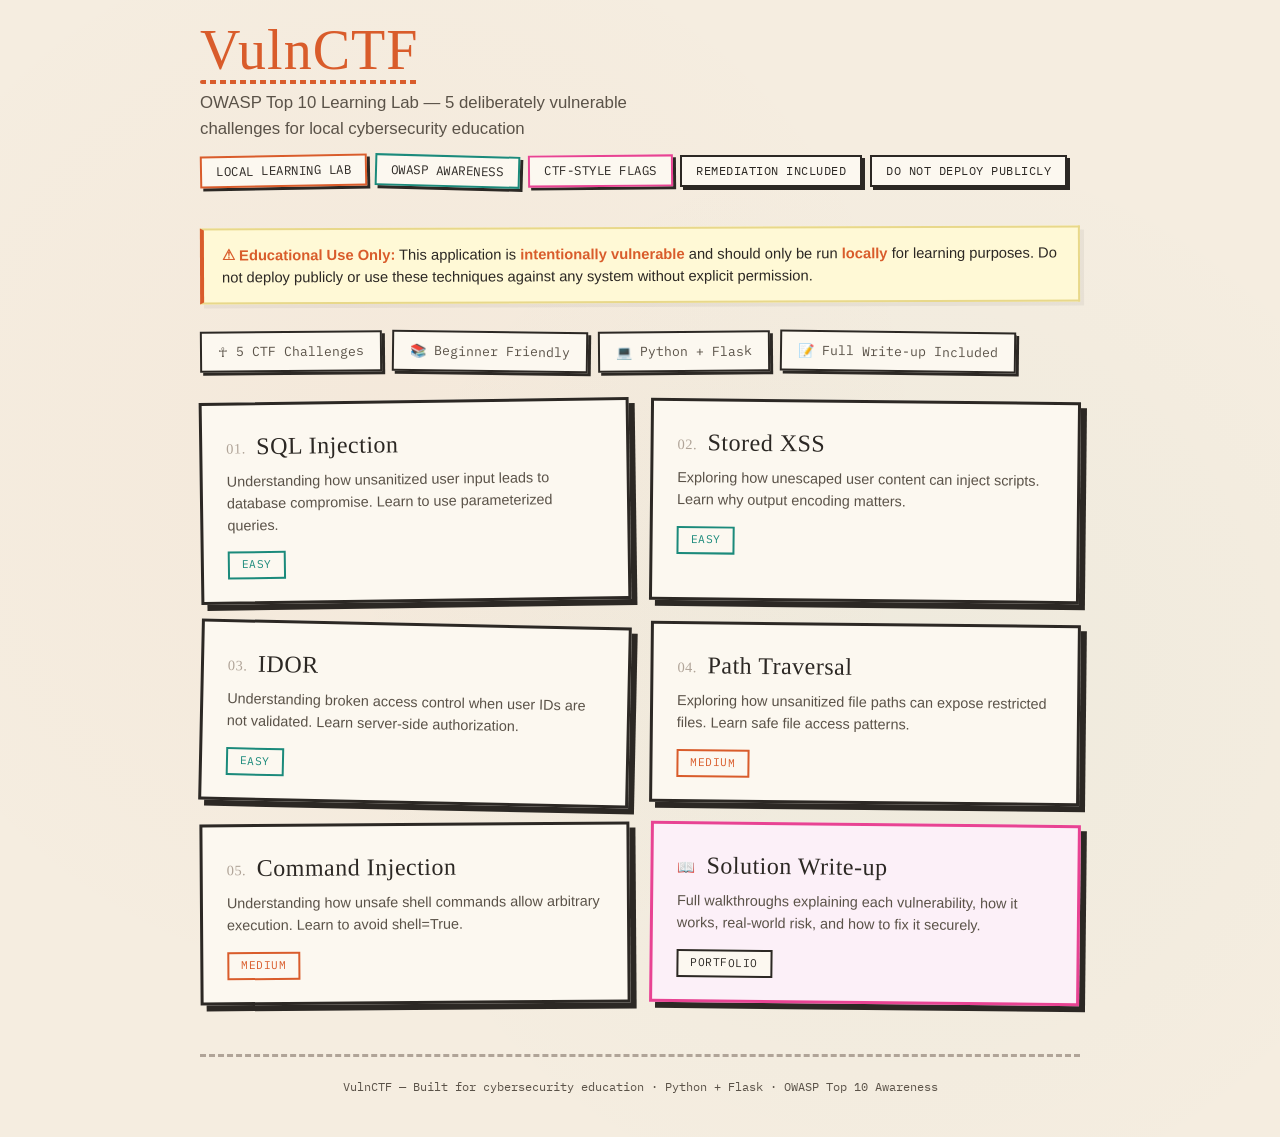
<file: templates/index.html>
<!DOCTYPE html>
<html>
<head>
    <title>VulnCTF — OWASP Top 10 Learning Lab</title>
    <meta name="viewport" content="width=device-width, initial-scale=1">
    <link rel="stylesheet" href="/static/style.css">
</head>
<body>
    <div class="container">
        <div class="header">
            <h1><span>Vuln</span>CTF</h1>
            <p class="subtitle">OWASP Top 10 Learning Lab — 5 deliberately vulnerable challenges for local cybersecurity education</p>
            <div class="tag-line">
                <span class="tag green">local learning lab</span>
                <span class="tag teal">owasp awareness</span>
                <span class="tag orange">ctf-style flags</span>
                <span class="tag purple">remediation included</span>
                <span class="tag red">do not deploy publicly</span>
            </div>
        </div>

        <div class="disclaimer">
            <strong>&#9888; Educational Use Only:</strong> This application is <strong>intentionally vulnerable</strong>
            and should only be run <strong>locally</strong> for learning purposes. Do not deploy publicly or use
            these techniques against any system without explicit permission.
        </div>

        <div class="stats-bar">
            <span class="stat-item"><span class="icon">&#9765;</span> 5 CTF Challenges</span>
            <span class="stat-item"><span class="icon">&#128218;</span> Beginner Friendly</span>
            <span class="stat-item"><span class="icon">&#128187;</span> Python + Flask</span>
            <span class="stat-item"><span class="icon">&#128221;</span> Full Write-up Included</span>
        </div>

        <div class="challenges">
            <a href="/challenge/sqli" class="card">
                <h2><span class="num">01.</span> SQL Injection</h2>
                <p>Understanding how unsanitized user input leads to database compromise. Learn to use parameterized queries.</p>
                <span class="card-badge easy">easy</span>
            </a>
            <a href="/challenge/xss" class="card">
                <h2><span class="num">02.</span> Stored XSS</h2>
                <p>Exploring how unescaped user content can inject scripts. Learn why output encoding matters.</p>
                <span class="card-badge easy">easy</span>
            </a>
            <a href="/challenge/idor" class="card">
                <h2><span class="num">03.</span> IDOR</h2>
                <p>Understanding broken access control when user IDs are not validated. Learn server-side authorization.</p>
                <span class="card-badge easy">easy</span>
            </a>
            <a href="/challenge/file" class="card">
                <h2><span class="num">04.</span> Path Traversal</h2>
                <p>Exploring how unsanitized file paths can expose restricted files. Learn safe file access patterns.</p>
                <span class="card-badge medium">medium</span>
            </a>
            <a href="/challenge/command" class="card">
                <h2><span class="num">05.</span> Command Injection</h2>
                <p>Understanding how unsafe shell commands allow arbitrary execution. Learn to avoid shell=True.</p>
                <span class="card-badge medium">medium</span>
            </a>
            <a href="/writeup" class="card card-writeup">
                <h2><span class="num">&#128214;</span> Solution Write-up</h2>
                <p>Full walkthroughs explaining each vulnerability, how it works, real-world risk, and how to fix it securely.</p>
                <span class="card-badge portfolio">portfolio</span>
            </a>
        </div>

        <div class="footer">
            VulnCTF — Built for cybersecurity education &middot; Python + Flask &middot; OWASP Top 10 Awareness
        </div>
    </div>
</body>
</html>
</file>
<file: static/style.css>
@import url('https://fonts.googleapis.com/css2?family=Permanent+Marker&family=IBM+Plex+Mono:ital,wght@0,400;0,600;1,400&display=swap');

:root {
  --paper: #f5ede0;
  --paper-dark: #ece3d4;
  --ink: #2c2824;
  --ink-light: #5a5248;
  --orange: #d95c2b;
  --teal: #1b8a7b;
  --pink: #e84393;
  --muted: #b0a498;
  --card: #fcf8f0;
  --shadow: rgba(44, 40, 36, 0.08);
  --font-body: -apple-system, BlinkMacSystemFont, 'Segoe UI', Roboto, sans-serif;
  --font-hand: 'Permanent Marker', cursive;
  --font-mono: 'IBM Plex Mono', 'Courier New', monospace;
}

* { margin: 0; padding: 0; box-sizing: border-box; }

body {
  font-family: var(--font-body);
  background: var(--paper);
  color: var(--ink);
  line-height: 1.6;
  padding: 20px;
  background-image:
    radial-gradient(circle at 30% 40%, rgba(217, 92, 43, 0.03) 0%, transparent 50%),
    radial-gradient(circle at 70% 60%, rgba(27, 138, 123, 0.03) 0%, transparent 50%);
  min-height: 100vh;
}

.container {
  max-width: 880px;
  margin: 0 auto;
}

.header {
  margin-bottom: 40px;
  position: relative;
}

.header h1 {
  font-family: var(--font-hand);
  font-size: 3.5em;
  color: var(--orange);
  letter-spacing: 1px;
  line-height: 1.1;
  position: relative;
  display: inline-block;
  font-weight: 400;
}

.header h1::after {
  content: '';
  position: absolute;
  bottom: -2px;
  left: 0;
  right: 0;
  height: 4px;
  background: repeating-linear-gradient(
    90deg,
    var(--orange) 0px,
    var(--orange) 6px,
    transparent 6px,
    transparent 10px
  );
  border-radius: 2px;
}

.subtitle {
  font-size: 1.05em;
  color: var(--ink-light);
  margin-top: 8px;
  max-width: 500px;
}

.tag-line {
  display: flex;
  flex-wrap: wrap;
  gap: 8px;
  margin-top: 12px;
}

.tag {
  background: var(--card);
  border: 2px solid var(--ink);
  padding: 4px 14px;
  font-size: 0.78em;
  font-family: var(--font-mono);
  text-transform: uppercase;
  letter-spacing: 0.5px;
  color: var(--ink);
  transform: rotate(var(--r, 0deg));
  box-shadow: 3px 3px 0 var(--ink);
}

.tag:nth-child(1) { --r: -1deg; border-color: var(--orange); }
.tag:nth-child(2) { --r: 1.5deg; border-color: var(--teal); }
.tag:nth-child(3) { --r: -0.5deg; border-color: var(--pink); }

.disclaimer {
  background: #fff9d6;
  border: 2px solid #e8d88a;
  padding: 14px 18px;
  margin-bottom: 28px;
  font-size: 0.92em;
  transform: rotate(-0.2deg);
  box-shadow: 4px 4px 0 rgba(44, 40, 36, 0.06);
  position: relative;
  border-left: 4px solid var(--orange);
  line-height: 1.5;
}
.disclaimer strong { color: var(--orange); }

.stats-bar {
  display: flex;
  flex-wrap: wrap;
  gap: 10px;
  margin-bottom: 28px;
}
.stat-item {
  background: var(--card);
  border: 2px solid var(--ink);
  padding: 8px 16px;
  font-size: 0.82em;
  font-family: var(--font-mono);
  box-shadow: 3px 3px 0 var(--ink);
  color: var(--ink-light);
  transform: rotate(var(--r, 0deg));
}
.stat-item:nth-child(odd) { --r: -0.5deg; }
.stat-item:nth-child(even) { --r: 0.7deg; }

.challenges {
  display: grid;
  grid-template-columns: 1fr 1fr;
  gap: 20px;
  margin-bottom: 30px;
}

.card {
  background: var(--card);
  border: 3px solid var(--ink);
  padding: 22px 24px;
  text-decoration: none;
  color: var(--ink);
  display: block;
  position: relative;
  transition: transform 0.15s;
  box-shadow: 6px 6px 0 var(--ink);
  transform: rotate(var(--r, 0deg));
}

.card:nth-child(odd) { --r: -0.8deg; }
.card:nth-child(even) { --r: 0.6deg; }
.card:nth-child(3) { --r: 1.2deg; }
.card:nth-child(5) { --r: -0.4deg; }

.card:hover {
  transform: rotate(0deg) translate(-2px, -2px);
  box-shadow: 10px 10px 0 var(--ink);
}

.card h2 {
  font-family: var(--font-hand);
  font-size: 1.5em;
  color: var(--ink);
  font-weight: 400;
  margin-bottom: 6px;
  letter-spacing: 0.5px;
}

.card h2 .num {
  color: var(--muted);
  font-size: 0.6em;
  vertical-align: middle;
  margin-right: 4px;
}

.card p {
  font-size: 0.9em;
  color: var(--ink-light);
  margin-bottom: 14px;
  line-height: 1.5;
}

.card-badge {
  display: inline-block;
  font-family: var(--font-mono);
  font-size: 0.7em;
  padding: 3px 12px;
  border: 2px solid var(--ink);
  text-transform: uppercase;
  letter-spacing: 0.5px;
  background: var(--card);
}

.card-badge.easy {
  border-color: var(--teal);
  color: var(--teal);
}

.card-badge.medium {
  border-color: var(--orange);
  color: var(--orange);
}

.card-badge.special {
  border-color: var(--pink);
  color: var(--pink);
}

.card-writeup {
  border-color: var(--pink);
  background: #fcf0f8;
}

.card-writeup:hover {
  box-shadow: 10px 10px 0 var(--pink);
}

.educational-note {
  background: #fff9d6;
  border: 2px solid #e8d88a;
  border-left: 4px solid var(--teal);
  padding: 14px 18px;
  margin-bottom: 28px;
  font-size: 0.92em;
  box-shadow: 4px 4px 0 rgba(44, 40, 36, 0.06);
  line-height: 1.5;
}
.educational-note strong { color: var(--teal); }

.back {
  display: inline-flex;
  align-items: center;
  gap: 6px;
  font-family: var(--font-mono);
  font-size: 0.85em;
  color: var(--ink-light);
  text-decoration: none;
  margin-bottom: 20px;
  padding: 6px 14px;
  border: 2px solid var(--muted);
  background: var(--card);
  box-shadow: 3px 3px 0 var(--ink);
  transition: 0.1s;
}

.back:hover {
  box-shadow: 5px 5px 0 var(--ink);
  transform: translate(-1px, -1px);
}

.challenge-box {
  background: var(--card);
  border: 3px solid var(--ink);
  padding: 24px;
  margin-bottom: 20px;
  box-shadow: 6px 6px 0 var(--ink);
}

.challenge-box h2 {
  font-family: var(--font-hand);
  font-size: 1.8em;
  font-weight: 400;
  color: var(--orange);
  margin-bottom: 10px;
}

.challenge-box .desc {
  font-size: 0.95em;
  margin-bottom: 8px;
  line-height: 1.6;
}

.challenge-box .hint {
  background: #fff9d6;
  border: 2px dashed #d4c78a;
  padding: 10px 14px;
  font-size: 0.88em;
  margin: 12px 0;
  font-family: var(--font-mono);
  font-style: italic;
}

.challenge-box code, .challenge-desc code {
  font-family: var(--font-mono);
  background: var(--paper-dark);
  padding: 1px 8px;
  font-size: 0.88em;
  border: 1px solid #d4cbc0;
  color: var(--orange);
}

form {
  display: flex;
  gap: 8px;
  flex-wrap: wrap;
  margin: 16px 0;
}

input, button {
  font-family: var(--font-body);
  font-size: 0.95em;
  padding: 10px 16px;
  border: 3px solid var(--ink);
  background: white;
  color: var(--ink);
  box-shadow: 3px 3px 0 var(--ink);
}

input:focus {
  outline: none;
  border-color: var(--orange);
  box-shadow: 3px 3px 0 var(--orange);
}

button {
  font-family: var(--font-mono);
  font-weight: 600;
  background: var(--ink);
  color: var(--paper);
  cursor: pointer;
  text-transform: uppercase;
  letter-spacing: 0.5px;
  font-size: 0.82em;
  padding: 10px 22px;
  transition: 0.1s;
}

button:hover {
  background: var(--orange);
  border-color: var(--orange);
  box-shadow: 3px 3px 0 var(--orange);
  transform: translate(-1px, -1px);
}

.output {
  font-family: var(--font-mono);
  font-size: 0.88em;
  background: #fcf8f0;
  border: 3px solid var(--ink);
  padding: 16px;
  margin: 16px 0;
  white-space: pre-wrap;
  word-break: break-all;
  box-shadow: 4px 4px 0 var(--ink);
  border-left-width: 6px;
  border-left-color: var(--muted);
}

.output.flag {
  border-left-color: var(--teal);
  background: #edfaf7;
  color: var(--teal);
  font-weight: 600;
  font-size: 0.95em;
}

.profile-box {
  background: var(--card);
  border: 3px solid var(--ink);
  padding: 20px;
  margin: 16px 0;
  box-shadow: 5px 5px 0 var(--ink);
  font-size: 0.95em;
  line-height: 1.8;
}

.profile-box strong {
  font-family: var(--font-mono);
  font-size: 0.85em;
  text-transform: uppercase;
  letter-spacing: 0.5px;
  color: var(--ink-light);
}

.posts { margin: 16px 0; }

.post {
  background: var(--card);
  border: 2px solid var(--ink);
  padding: 12px 16px;
  margin: 8px 0;
  font-size: 0.92em;
  box-shadow: 3px 3px 0 var(--ink);
  border-left: 5px solid var(--muted);
}

.post strong {
  font-family: var(--font-mono);
  font-size: 0.8em;
  text-transform: uppercase;
  color: var(--orange);
}

.solution {
  background: var(--card);
  border: 3px solid var(--ink);
  padding: 22px;
  margin: 20px 0;
  box-shadow: 5px 5px 0 var(--ink);
  border-left: 6px solid var(--teal);
}

.solution h3 {
  font-family: var(--font-hand);
  font-size: 1.5em;
  font-weight: 400;
  color: var(--teal);
  margin-bottom: 10px;
}

.solution h4 {
  font-family: var(--font-mono);
  font-size: 0.85em;
  text-transform: uppercase;
  letter-spacing: 0.5px;
  color: var(--ink-light);
  margin: 14px 0 6px 0;
}

.solution p {
  margin: 6px 0;
  line-height: 1.7;
  font-size: 0.93em;
}

.solution p strong {
  font-family: var(--font-body);
  text-transform: none;
  letter-spacing: 0;
}

.solution code {
  font-family: var(--font-mono);
  background: var(--paper-dark);
  padding: 1px 6px;
  font-size: 0.88em;
  border: 1px solid #d4cbc0;
}

.solution pre {
  font-family: var(--font-mono);
  font-size: 0.84em;
  background: var(--ink);
  color: #e8dfd0;
  padding: 14px;
  margin: 10px 0;
  overflow-x: auto;
  border: 2px solid var(--ink);
}

.solution ul {
  margin: 8px 0;
  padding-left: 20px;
}

.solution li {
  margin: 4px 0;
  font-size: 0.93em;
}

.solution li strong {
  font-family: var(--font-body);
  text-transform: none;
  letter-spacing: 0;
}

.solution:last-child {
  border-left-color: var(--pink);
}

.solution:last-child h3 {
  color: var(--pink);
}

.footer {
  text-align: center;
  margin-top: 50px;
  padding: 20px;
  border-top: 3px dashed var(--muted);
  font-family: var(--font-mono);
  font-size: 0.78em;
  color: var(--ink-light);
}

@media (max-width: 650px) {
  .challenges { grid-template-columns: 1fr; }
  .header h1 { font-size: 2.5em; }
  .card { transform: none !important; }
}
</file>
